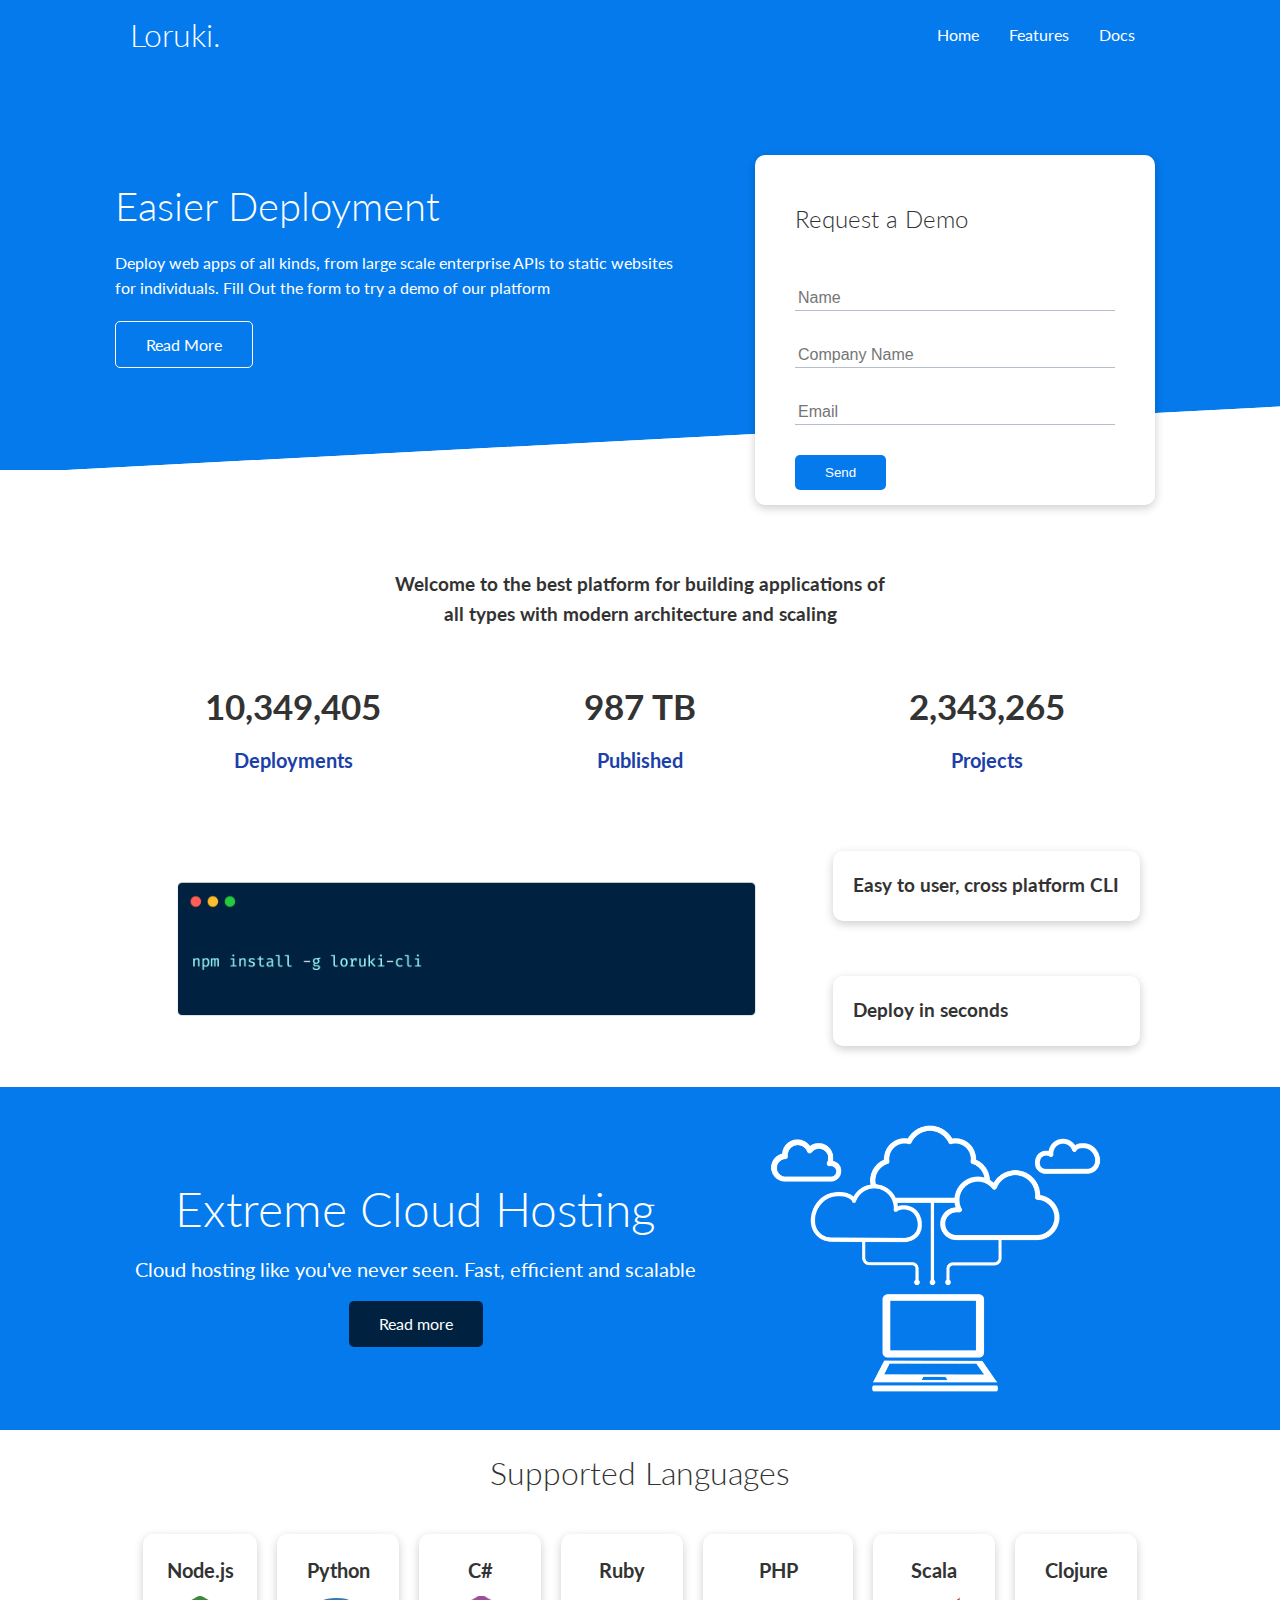
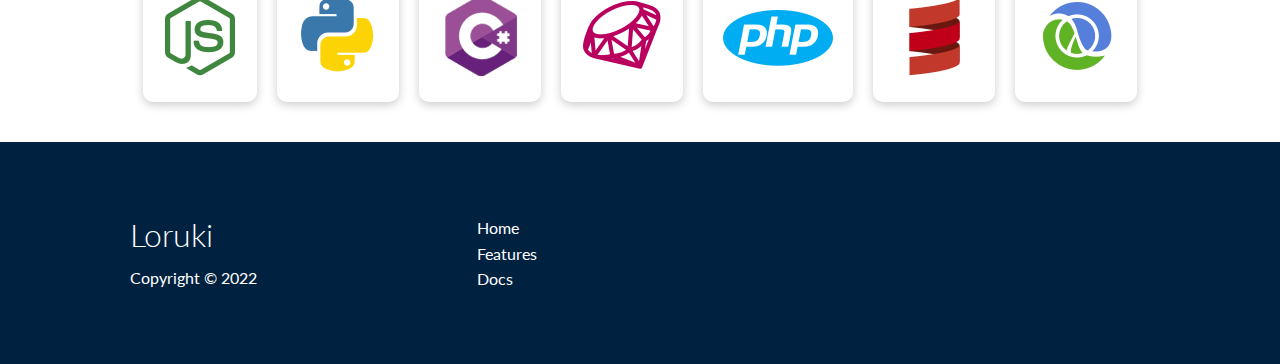
<file: index.html>
<!doctype html>
<html lang="en">
<head>
	<meta charset="UTF-8" />
	<title>Loruki | Cloud Hosting For Everyone</title>
	<link rel="stylesheet" href="https://cdnjs.cloudflare.com/ajax/libs/font-awesome/6.0.0-beta3/css/all.min.css" integrity="sha512-Fo3rlrZj/k7ujTnHg4CGR2D7kSs0v4LLanw2qksYuRlEzO+tcaEPQogQ0KaoGN26/zrn20ImR1DfuLWnOo7aBA==" crossorigin="anonymous" referrerpolicy="no-referrer" />
	<link rel="stylesheet" href="css/utilities.css" />
	<link rel="stylesheet" href="css/style.css" />
</head>
<body>
	<!--  Navbar -->
	<div class="navbar">
		<div class="container flex">
			<h1 class="logo">Loruki.</h1>
			<nav>
				<ul>
					<li><a href="index.html">Home</a></li>
					<li><a href="features.html">Features</a></li>
					<li><a href="docs.html">Docs</a></li>
				</ul>
			</nav>
		</div>
	</div>
	
	<!--  Showcase -->
	<section class="showcase">
		<div class="container grid">
			<div class="showcase-text">
				<h1>Easier Deployment</h1>
				<p>Deploy web apps of all kinds, from large scale enterprise APIs to static websites for individuals.  Fill Out the form to try a demo of our platform</p>
				<a href="features.html" class="btn btn-outline">Read More</a>
			</div>
			
			<div class="showcase-form card">
				<h2>Request a Demo</h2>
				<form name="contact" method="POST" netlify-honeypot="bot-field" data-netlify="true">
					<input type="hidden" name="form-name" value="contact">
					<p class="hidden">
				    	<label>Don’t fill this out if you’re human: <input name="bot-field" /></label>
				  	</p>
					<div class="form-control">
						<input type="text" name="name" placeholder="Name" required />
					</div>
					<div class="form-control">
						<input type="text" name="company" placeholder="Company Name" required />
					</div>
					<div class="form-control">
						<input type="email" name="email" placeholder="Email" required />
					</div>
					<input type="submit" value="Send" class="btn btn-primary" />
				</form>
			</div>
			
		</div>
	</section>
	
	<!-- Stats -->
	<section class="stats">
		<div class="container">
			<h3 class="stats-heading text-center my-1">
				Welcome to the best platform for building applications of all types with modern architecture and scaling
			</h3>
			
			<div class="grid grid-3 text-center my-4">
				<div>
					<i class="fas fa-server fa-3x"></i>
					<h3>10,349,405</h3>
					<p class="text-secondary">Deployments</p>
				</div>
				<div>
					<i class="fas fa-upload fa-3x"></i>
					<h3>987 TB</h3>
					<p class="text-secondary">Published</p>
				</div>
				<div>					
					<i class="fas fa-project-diagram fa-3x"></i>
					<h3>2,343,265</h3>
					<p class="text-secondary">Projects</p></div>
			</div>
		</div>
	</section>
	
	<!--  Cli -->
	<section class="cli">
		<div class="container grid">
			<img src="images/cli.png" alt="" />
			<div class="card">
				<h3>Easy to user, cross platform CLI</h3>
			</div>
			<div class="card">
				<h3>Deploy in seconds</h3>
			</div>
		</div>
	</section>
	
	<!--  Cloud -->
	<section class="cloud bg-primary my-2 py-2">
		<div class="container grid">
			<div class="text-center">
				<h2 class="lg">Extreme Cloud Hosting</h2>
				<p class="lead my-1">Cloud hosting like you've never seen. Fast, efficient and scalable</p>
				<a href="features.html" class="btn btn-dark">Read more</a>
			</div>
			<img src="images/cloud.png" alt="" />
		</div>
	</section>
	
	<!-- Languages -->
	<section class="languages">
		<h2 class="md text-center my-2">Supported Languages</h2>
		<div class="container flex">
			<div class="card">
                <h4>Node.js</h4>
                <img src="images/logos/node.png" alt="">
            </div>
            <div class="card">
                <h4>Python</h4>
                <img src="images/logos/python.png" alt="">
            </div>
            <div class="card">
              <h4>C#</h4>
              <img src="images/logos/csharp.png" alt="">
            </div>
            <div class="card">
              <h4>Ruby</h4>
              <img src="images/logos/ruby.png" alt="">
            </div>
            <div class="card">
              <h4>PHP</h4>
              <img src="images/logos/php.png" alt="">
            </div>
            <div class="card">
              <h4>Scala</h4>
              <img src="images/logos/scala.png" alt="">
            </div>
            <div class="card">
              <h4>Clojure</h4>
              <img src="images/logos/clojure.png" alt="">
            </div>
		</div>
	</section>
	
	<!--  Footer -->
	<footer class="footer bg-dark py-5">
		<div class="container grid grid-3">
			<div>
				<h1>Loruki</h1>
				<p>Copyright &copy; 2022</p>
			</div>			
			<nav>
				<ul>
					<li><a href="index.html">Home</a></li>
					<li><a href="features.html">Features</a></li>
					<li><a href="docs.html">Docs</a></li>
				</ul>
			</nav>
			<div class="social">
				<a href="#"><i class="fab fa-github fa-2x"></i></a>
				<a href="#"><i class="fab fa-facebook fa-2x"></i></a>
				<a href="#"><i class="fab fa-instagram fa-2x"></i></a>
				<a href="#"><i class="fab fa-twitter fa-2x"></i></a>
			</div>
		</div>
	</footer>
	
</body>
</html>
</file>
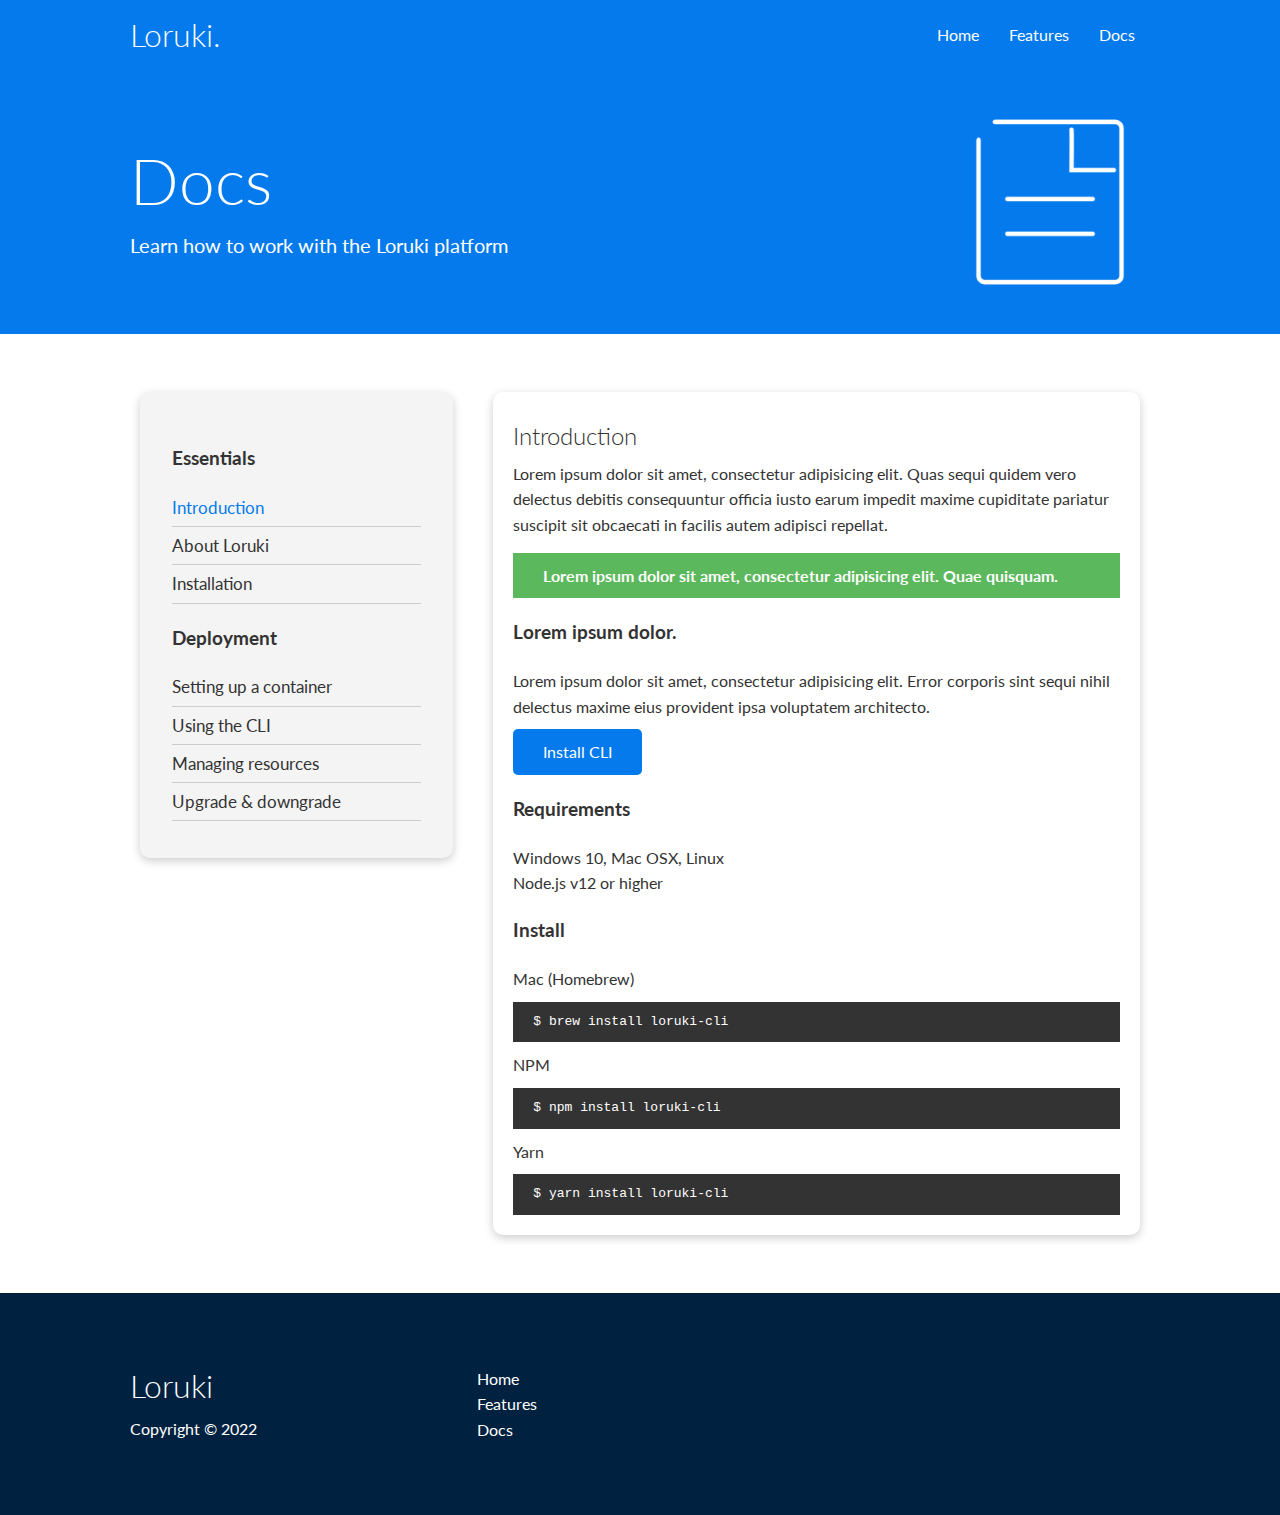
<file: docs.html>
<!doctype html>
<html lang="en">
<head>
	<meta charset="UTF-8" />
	<title>Loruki | Cloud Hosting For Everyone</title>
	<link rel="stylesheet" href="https://cdnjs.cloudflare.com/ajax/libs/font-awesome/6.0.0-beta3/css/all.min.css" integrity="sha512-Fo3rlrZj/k7ujTnHg4CGR2D7kSs0v4LLanw2qksYuRlEzO+tcaEPQogQ0KaoGN26/zrn20ImR1DfuLWnOo7aBA==" crossorigin="anonymous" referrerpolicy="no-referrer" />
	<link rel="stylesheet" href="css/utilities.css" />
	<link rel="stylesheet" href="css/style.css" />
</head>
<body>
	<!--  Navbar -->
	<div class="navbar">
		<div class="container flex">
			<h1 class="logo">Loruki.</h1>
			<nav>
				<ul>
					<li><a href="index.html">Home</a></li>
					<li><a href="features.html">Features</a></li>
					<li><a href="docs.html">Docs</a></li>
				</ul>
			</nav>
		</div>
	</div>
	
	<!-- Head -->
	<section class="docs-head bg-primary py-3">
		<div class="container grid">
			<div>
				<h1 class="xl">Docs</h1>
				<p class="lead">Learn how to work with the Loruki platform</p>
			</div>
			<img src="images/docs.png" alt="" />
		</div>
	</section>
	
	<!-- Docs Main -->
	<section class="docs-main my-4">
		<div class="container grid">
			<div class="card bg-light p-3">
				<h3 class="my-2">Essentials</h3>
				<nav>
					<ul>	
						<li><a href="#" class="text-primary">Introduction</a></li>
						<li><a href="#">About Loruki</a></li>
						<li><a href="#">Installation</a></li>
					</ul>
				</nav>
				<h3 class="my-2">Deployment</h3>
				<nav>
					<ul>	
						<li><a href="#">Setting up a container</a></li>
						<li><a href="#">Using the CLI</a></li>
						<li><a href="#">Managing resources</a></li>
						<li><a href="#">Upgrade & downgrade</a></li>
					</ul>
				</nav>
			</div>
			<div class="card">
				<h2>Introduction</h2>
				<p>Lorem ipsum dolor sit amet, consectetur adipisicing elit. Quas sequi quidem vero delectus debitis consequuntur officia iusto earum impedit maxime cupiditate pariatur suscipit sit obcaecati in facilis autem adipisci repellat.</p>
				
				<div class="alert alert-success">
					<i class="fas fa-info"></i>Lorem ipsum dolor sit amet, consectetur adipisicing elit. Quae quisquam.
				</div>
				
				<h3>Lorem ipsum dolor.</h3>
				<p>Lorem ipsum dolor sit amet, consectetur adipisicing elit. Error corporis sint sequi nihil delectus maxime eius provident ipsa voluptatem architecto.</p>
				<a href="#" class="btn btn-primary">Install CLI</a>
				
				<h3>Requirements</h3>
				<ul>
					<li>Windows 10, Mac OSX, Linux</li>
					<li>Node.js v12 or higher</li>
				</ul>
				
				<h3>Install</h3>
				<p>Mac (Homebrew)</p>
				<pre><code>$ brew install loruki-cli</code></pre>
				<p>NPM</p>
				<pre><code>$ npm install loruki-cli</code></pre>
				<p>Yarn</p>
				<pre><code>$ yarn install loruki-cli</code></pre>
			</div>
		</div>
	</section>
	
	
	<!--  Footer -->
	<footer class="footer bg-dark py-5">
		<div class="container grid grid-3">
			<div>
				<h1>Loruki</h1>
				<p>Copyright &copy; 2022</p>
			</div>			
			<nav>
				<ul>
					<li><a href="index.html">Home</a></li>
					<li><a href="features.html">Features</a></li>
					<li><a href="docs.html">Docs</a></li>
				</ul>
			</nav>
			<div class="social">
				<a href="#"><i class="fab fa-github fa-2x"></i></a>
				<a href="#"><i class="fab fa-facebook fa-2x"></i></a>
				<a href="#"><i class="fab fa-instagram fa-2x"></i></a>
				<a href="#"><i class="fab fa-twitter fa-2x"></i></a>
			</div>
		</div>
	</footer>
	
</body>
</html>
</file>
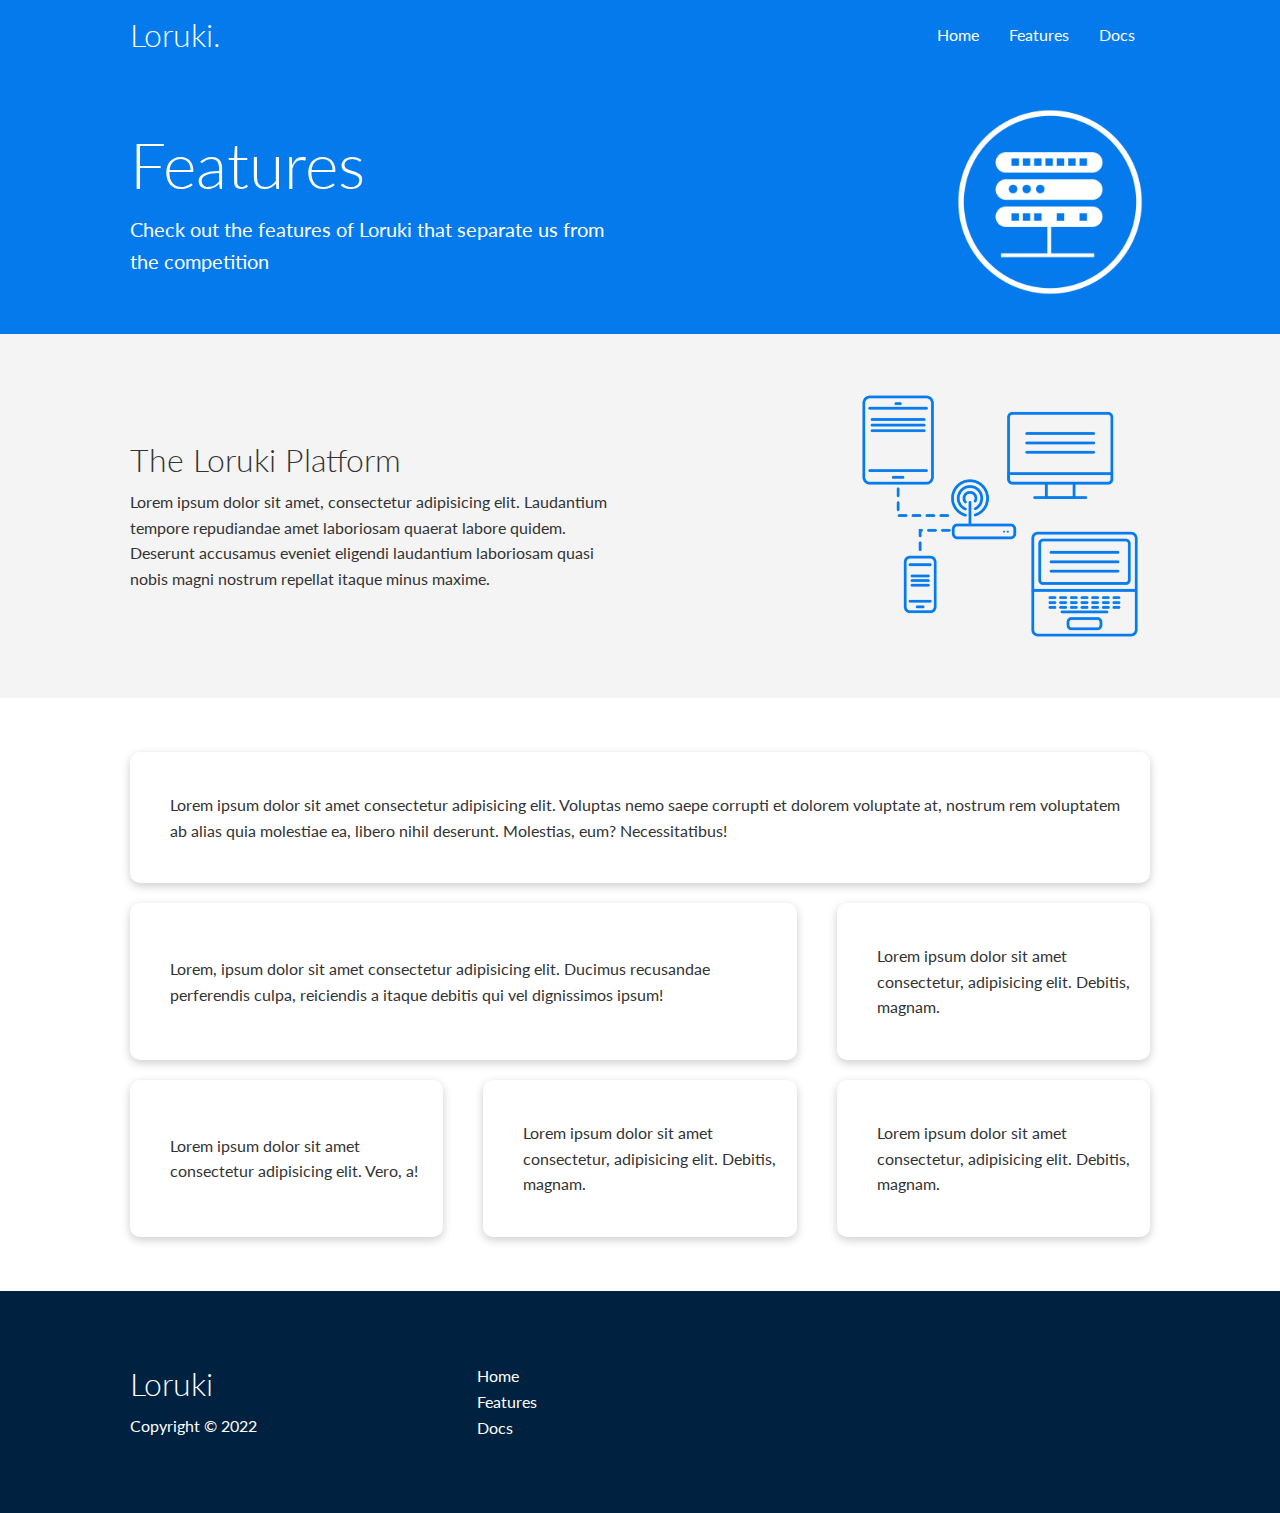
<file: features.html>
<!doctype html>
<html lang="en">
<head>
	<meta charset="UTF-8" />
	<title>Loruki | Cloud Hosting For Everyone</title>
	<link rel="stylesheet" href="https://cdnjs.cloudflare.com/ajax/libs/font-awesome/6.0.0-beta3/css/all.min.css" integrity="sha512-Fo3rlrZj/k7ujTnHg4CGR2D7kSs0v4LLanw2qksYuRlEzO+tcaEPQogQ0KaoGN26/zrn20ImR1DfuLWnOo7aBA==" crossorigin="anonymous" referrerpolicy="no-referrer" />
	<link rel="stylesheet" href="css/utilities.css" />
	<link rel="stylesheet" href="css/style.css" />
</head>
<body>
	<!--  Navbar -->
	<div class="navbar">
		<div class="container flex">
			<h1 class="logo">Loruki.</h1>
			<nav>
				<ul>
					<li><a href="index.html">Home</a></li>
					<li><a href="features.html">Features</a></li>
					<li><a href="docs.html">Docs</a></li>
				</ul>
			</nav>
		</div>
	</div>
	
	<!-- Head -->
	<section class="features-head bg-primary py-3">
		<div class="container grid">
			<div>
				<h1 class="xl">Features</h1>
				<p class="lead">Check out the features of Loruki that separate us from the competition</p>
			</div>
			<img src="images/server.png" alt="" />
		</div>
	</section>
	
	<!-- Sub head -->
	<section class="features-sub-head bg-light py-3">
		<div class="container grid">
			<div>
				<h1 class="md">The Loruki Platform</h1>
				<p>Lorem ipsum dolor sit amet, consectetur adipisicing elit. Laudantium tempore repudiandae amet laboriosam quaerat labore quidem. Deserunt accusamus eveniet eligendi laudantium laboriosam quasi nobis magni nostrum repellat itaque minus maxime.</p>
			</div>
			<img src="images/server2.png" alt="" />
		</div>
	</section>
	
	<section class="features-main my-2">
		<div class="container grid grid-3">
			<div class="card flex">
                <i class="fas fa-server fa-3x"></i>
                <p>Lorem ipsum dolor sit amet consectetur adipisicing elit. Voluptas nemo saepe corrupti et dolorem voluptate at, nostrum rem voluptatem ab alias quia molestiae ea, libero nihil deserunt. Molestias, eum? Necessitatibus!</p>
            </div>
            <div class="card flex">
                <i class="fas fa-network-wired fa-3x"></i>
                <p>
                    Lorem, ipsum dolor sit amet consectetur adipisicing elit. Ducimus
                    recusandae perferendis culpa, reiciendis a itaque debitis qui vel
                    dignissimos ipsum!
                </p>
            </div>
            <div class="card flex">
                <i class="fas fa-laptop-code fa-3x"></i>
                <p>
                    Lorem ipsum dolor sit amet consectetur, adipisicing elit. Debitis,
                    magnam.
                </p>
            </div>
            <div class="card flex">
                <i class="fas fa-database fa-3x"></i>
                <p>
                    Lorem ipsum dolor sit amet consectetur adipisicing elit. Vero, a!
                </p>
            </div>
            <div class="card flex">
                <i class="fas fa-power-off fa-3x"></i>
                <p>
                    Lorem ipsum dolor sit amet consectetur, adipisicing elit. Debitis,
                    magnam.
                </p>
            </div>
            <div class="card flex">
                <i class="fas fa-upload fa-3x"></i>
                <p>
                    Lorem ipsum dolor sit amet consectetur, adipisicing elit. Debitis,
                    magnam.
                </p>
            </div>
		</div>
	</section>
	
	<!--  Footer -->
	<footer class="footer bg-dark py-5">
		<div class="container grid grid-3">
			<div>
				<h1>Loruki</h1>
				<p>Copyright &copy; 2022</p>
			</div>			
			<nav>
				<ul>
					<li><a href="index.html">Home</a></li>
					<li><a href="features.html">Features</a></li>
					<li><a href="docs.html">Docs</a></li>
				</ul>
			</nav>
			<div class="social">
				<a href="#"><i class="fab fa-github fa-2x"></i></a>
				<a href="#"><i class="fab fa-facebook fa-2x"></i></a>
				<a href="#"><i class="fab fa-instagram fa-2x"></i></a>
				<a href="#"><i class="fab fa-twitter fa-2x"></i></a>
			</div>
		</div>
	</footer>
	
</body>
</html>
</file>
<file: css/utilities.css>
@CHARSET "ISO-8859-1";

.container {
	max-width: 1100px;
	margin: 0 auto;
	overflow: auto;
	padding: 0 40px;
}

.card {
	background-color: #fff;
	color: #333;
	border-radius: 10px;
	box-shadow: 0 3px 10px rgba(0, 0, 0, 0.2);
	padding: 20px;
	margin: 10px;
}

.btn {
	display: inline-block;
	padding: 10px 30px;
	cursor: pointer;
	background-color: var(--primary-color);
	color: #fff;
	border: none;
	border-radius: 5px;
}

.btn-outline {
	background-color: transparent;
	border: 1px solid #fff;
}

.btn:hover {
	transform: scale(0.98);
}

/* Backgrounds & colored buttons */
.bg-primary, .btn-primary {
	background-color: var(--primary-color);
	color: #fff;
}

.bg-secondary, .btn-secondary {
	background-color: var(--secondary-color);
	color: #fff;
}

.bg-dark, .btn-dark {
	background-color: var(--dark-color);
	color: #fff;
}

.bg-light, .btn-light {
	background-color: var(--light-color);
	color: #333;
}

.bg-primary a, .btn-primary a, .bg-secondary a, .btn-secondary a, .bg-dark a, .btn-dark a {
	color: #fff;
}

/* Text colors */
.text-primary {
	color: var(--primary-color);
}

.text-secondary {
	color: var(--secondary-color);
}

.text-dark {
	color: var(--dark-color);
}

.text-light {
	color: var(--light-color);
}


/* Text sizes */
.lead {
	font-size: 20px;
}

.sm {
	font-size: 1rem;
}

.md {
	font-size: 2rem;
}

.lg {
	font-size: 3rem;
}

.xl {
	font-size: 4rem;
}


.text-center {
	text-align: center;
}

/* Alert */
.alert {
	background-color: var(--light-color);
	padding: 10px 20px;
	font-weight: bold;
	margin: 15px 0;
}

.alert i {
	margin-right: 10px;
}

.alert-success {
	background-color: var(--success-color);
	color: #fff;
}

.alert-error {
	background-color: var(--error-color);
	color: #fff;
}

.flex {
	display: flex;
	justify-content: center;
	align-items: center;
	height: 100%;
}

.grid {
	display: grid;
	grid-template-columns: repeat(2, 1fr);
	gap: 20px;
	justify-content: center;
	align-items: center;
	height: 100%;
}

.grid-3 {
	grid-template-columns: repeat(3, 1fr);
}

/* Margin */
.my-1 {
	margin: 1rem 0;
}

.my-2 {
	margin: 1.5rem 0;
}

.my-3 {
	margin: 2rem 0;
}

.my-4 {
	margin: 3rem 0;
}

.my-5 {
	margin: 4rem 0;
}

.m-1 {
	margin: 1rem;
}

.m-2 {
	margin: 1.5rem;
}

.m-3 {
	margin: 2rem;
}

.m-4 {
	margin: 3rem;
}

.m-5 {
	margin: 4rem;
}


/* Padding */
.py-1 {
	padding: 1rem 0;
}

.py-2 {
	padding: 1.5rem 0;
}

.py-3 {
	padding: 2rem 0;
}

.py-4 {
	padding: 3rem 0;
}

.py-5 {
	padding: 4rem 0;
}

.p-1 {
	padding: 1rem;
}

.p-2 {
	padding: 1.5rem;
}

.p-3 {
	padding: 2rem;
}

.p-4 {
	padding: 3rem;
}

.p-5 {
	padding: 4rem;
}
</file>
<file: css/style.css>
@CHARSET "ISO-8859-1";

@import url('https://fonts.googleapis.com/css2?family=Lato:wght@300&display=swap');

:root {
	--primary-color: #047aed;	
	--secondary-color: #1c3fa8;	
	--dark-color: #002240;	
	--light-color: #f4f4f4;	
	--success-color: #5cb85c;
	--error-color: #d9534f;
}

* {
	box-sizing: border-box;
	padding: 0;
	margin: 0;
}

body {
	font-family: 'Lato', sans-serif;
	color: #333;
	line-height: 1.6;
}

ul {
	list-style-type: none;
}

a {
	text-decoration: none;
	color: #333;
}

h1, h2 {
	font-weight: 300;
	line-height: 1.2;
	margin: 10px 0;
}

p {
	margin: 10px 0;
}

img {
	width: 100%;
}

code, pre {
	background-color: #333;
	color: #fff;
	padding: 10px;
}

.hidden {
	visibility: hidden;
	height: 0;
}

/* Navbar */
.navbar {
	background-color: var(--primary-color);
	color: #fff;
	height: 70px;
}

.navbar ul {
	display: flex;
}

.navbar a {
	color: #fff;
	padding: 10px;
	margin: 0 5px;
}

.navbar a:hover {
	border-bottom: 2px #fff solid;
}

.navbar .flex {
	justify-content: space-between;
}

/* Showcase */
.showcase {
	height: 400px;
	background-color: var(--primary-color);
	color: #fff;
	position: relative;
}

.showcase h1 {
	font-size: 40px;
}

.showcase p {
	margin: 20px 0;
}

.showcase .grid {
	overflow: visible;
	grid-template-columns: 55% 45%;
	gap: 30px;
}

.showcase-text {
	animation: slideInFromLeft 1s ease-in;
}

.showcase-form {
	position: relative;
	top: 60px;
	height: 350px;
	width: 400px;
	padding: 40px;
	z-index: 100;
	justify-self: flex-end;
	animation: slideInFromRight 1s ease-in;
}

.showcase-form .form-control {
	margin: 30px 0;
}

.showcase-form input[type="text"], .showcase-form input[type="email"] {
	border: 0;
	border-bottom: 1px solid #b4becb;
	width: 100%;
	padding: 3px;
	font-size: 16px;
}

.showcase-form input:focus {
	outline: none;
}

.showcase::before, .showcase::after {
	content: '';
	position: absolute;
	height: 100px;
	bottom: -70px;
	right: 0;
	left: 0;
	background: white;
	transform: skewY(-3deg);
	-webkit-transform: skewY(-3deg);
	-moz-transform: skewY(-3deg);
	-ms-transform: skewY(-3deg);
}

/* Stats */
.stats {
	padding-top: 100px;
	animation: slideInFromBottom 1s ease-in;
}

.stats-heading {
	max-width: 500px;
	margin: auto;
}

.stats .grid h3 {
	font-size: 35px;
}

.stats .grid p {
	font-size: 20px;
	font-weight: bold;
}

/* Cli */
.cli .grid {
	grid-template-columns: repeat(3, 1fr);
	grid-template-rows: repeat(2, 1fr);
}

.cli .grid > *:first-child {
	grid-column: 1 / span 2;
	grid-row: 1 / span 2;
}

/* Cloud */
.cloud .grid {
	grid-template-columns: 4fr 3fr;
}

/* Languages */

.languages .flex {
	flex-wrap: wrap;
}

.languages .card {
	text-align: center;
	margin: 18px 10px 40px;
	transition: transform 0.2s ease-in;
}

.languages .card h4 {
	font-size: 20px;
	margin-bottom: 10px;
}

.languages .card:hover {
	transform: translateY(-15px);
}

/* Features */
.features-head img, .docs-head img {
	width: 200px;
	justify-self: flex-end;
}

.features-sub-head img {
	width: 300px;
	justify-self: flex-end;
}

.features-main .card > i {
	margin-right: 20px;
}

.features-main .grid {
	padding: 30px;	
}

.features-main .grid > *:first-child {
	grid-column: 1 / span 3;
}

.features-main .grid > *:nth-child(2) {
	grid-column: 1 / span 2;
}

/* Docs */
.docs-main h3 {
	margin: 20px 0;
	
}

.docs-main .grid {
	grid-template-columns: 1fr 2fr;
	align-items: flex-start;
}

.docs-main nav li {
	font-size: 17px;
	padding-bottom: 5px;
	margin-bottom: 5px;
	border-bottom: 1px #ccc solid;
}

.docs-main a:hover {
	font-weight: bold;
}


/* Footer */
.footer .social a {
	margin: 0 10px;
}

/* Animations */
@keyframes slideInFromLeft {
	0% {
		transform: translateX(-100%);		
	}
	
	100% {
		transform: translateX(0);
	}
}

@keyframes slideInFromRight {
	0% {
		transform: translateX(100%);		
	}
	
	100% {
		transform: translateX(0);
	}
}

@keyframes slideInFromTop {
	0% {
		transform: translateY(-100%);		
	}
	
	100% {
		transform: translateY(0);
	}
}

@keyframes slideInFromBottom {
	0% {
		transform: translateY(100%);		
	}
	
	100% {
		transform: translateY(0);
	}
}


/* Tablets and under */
@media(max-width: 768px) {
	
	.grid,
	.showcase .grid,
	.stats .grid,
	.cli .grid,
	.cloud .grid,
	.features-main .grid,
	.docs-main .grid {
		grid-template-columns: 1fr;
		grid-template-rows: 1fr;
	}
	
	.showcase {
		height: auto;
	}
	
	.showcase-text {
		text-align: center;
		margin-top: 40px;
		animation: slideInFromTop 1s ease-in;
	}
	
	.showcase-form {
		justify-self: center;
		margin: auto;
		animation: slideInFromBottom 1s ease-in;
	}
	
	.cli .grid > *:first-child {
		grid-column: 1 ;
		grid-row: 1;
	}
	
	.features-head,
	.features-sub-head,
	.docs-head {
		text-align: center;
	}
	
	.features-head img,
	.features-sub-head img,
	.docs-head img {
		justify-self: center;
	}
	
	.features-main .grid > *:first-child,
	.features-main .grid > *:nth-child(2) {
		grid-column: 1;
	}
}

/* Mobile */
@media(max-width: 500px) {
	.navbar {
		height: 110px;
	}
	
	.navbar .flex {
		flex-direction: column;
	}
	
	.navbar ul {
		padding: 10px;
		background-color: rgba(0,0,0,0.1);
	}
}
</file>
